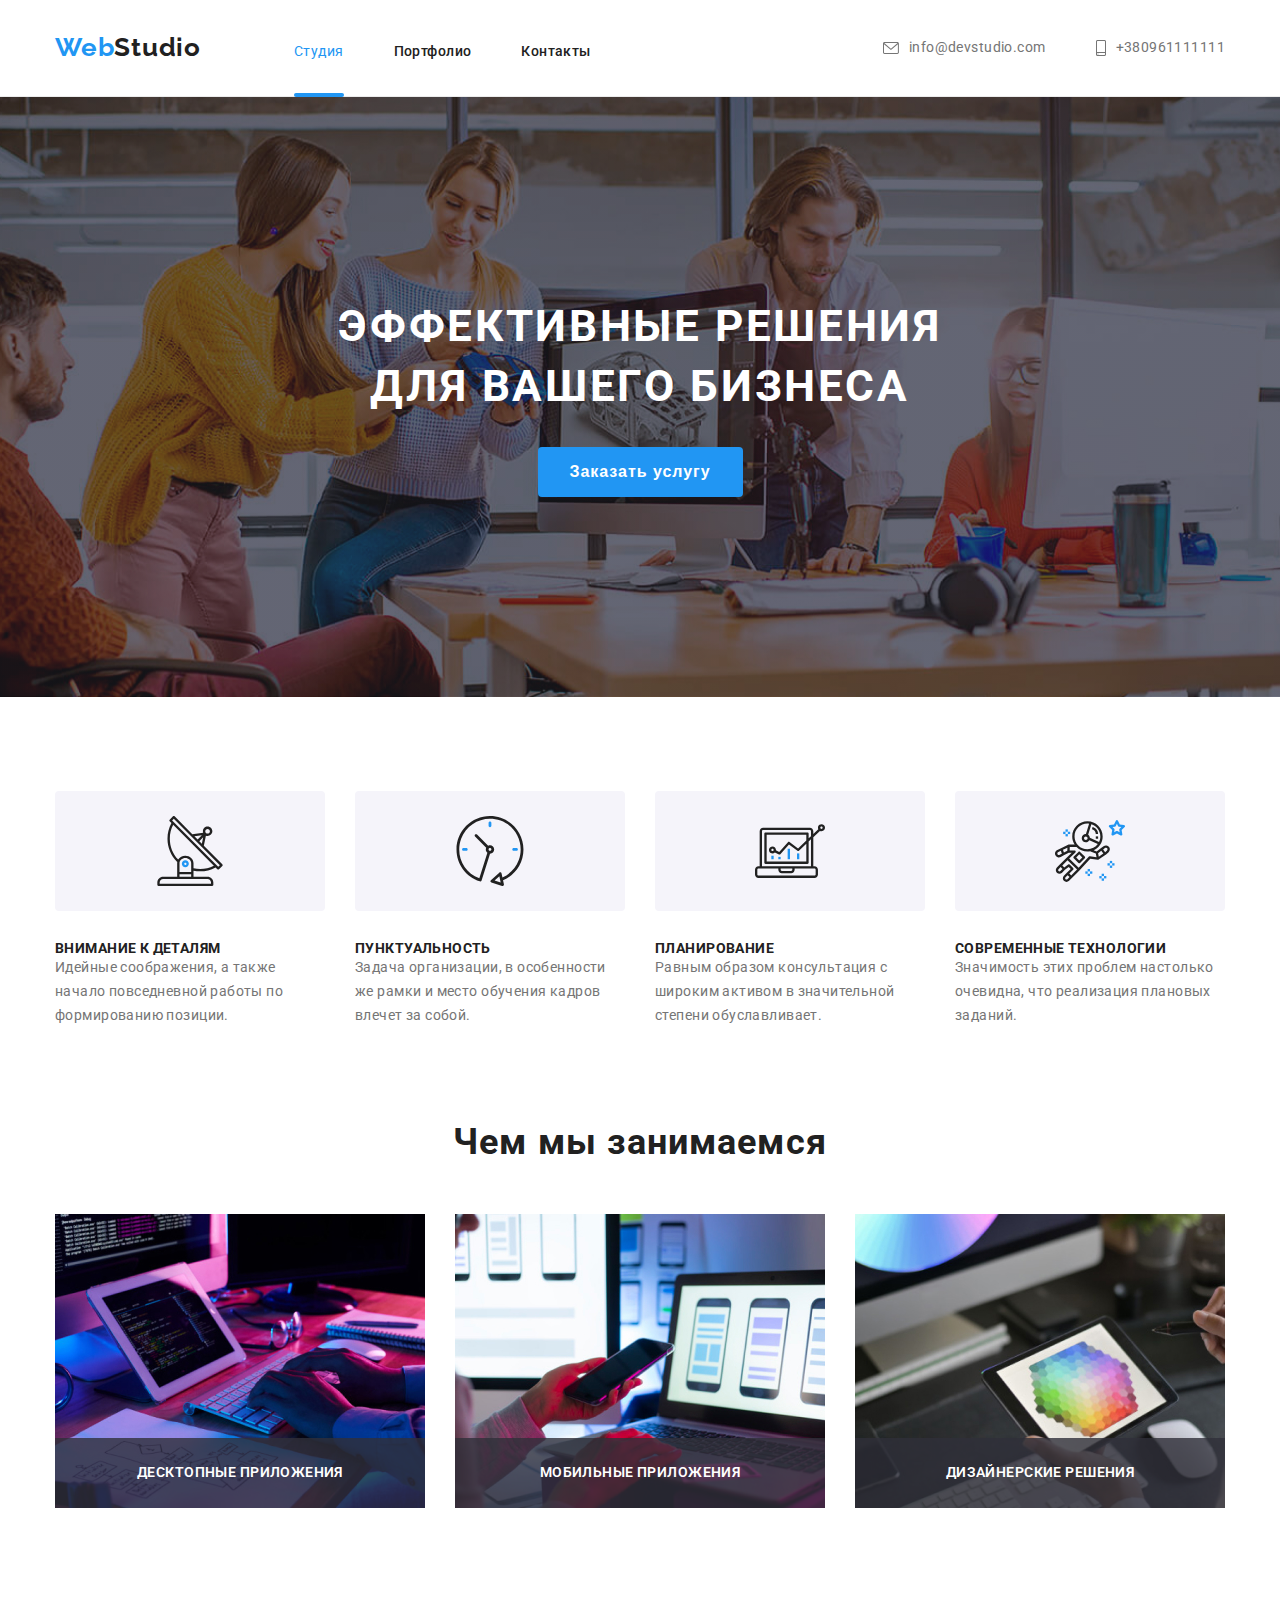
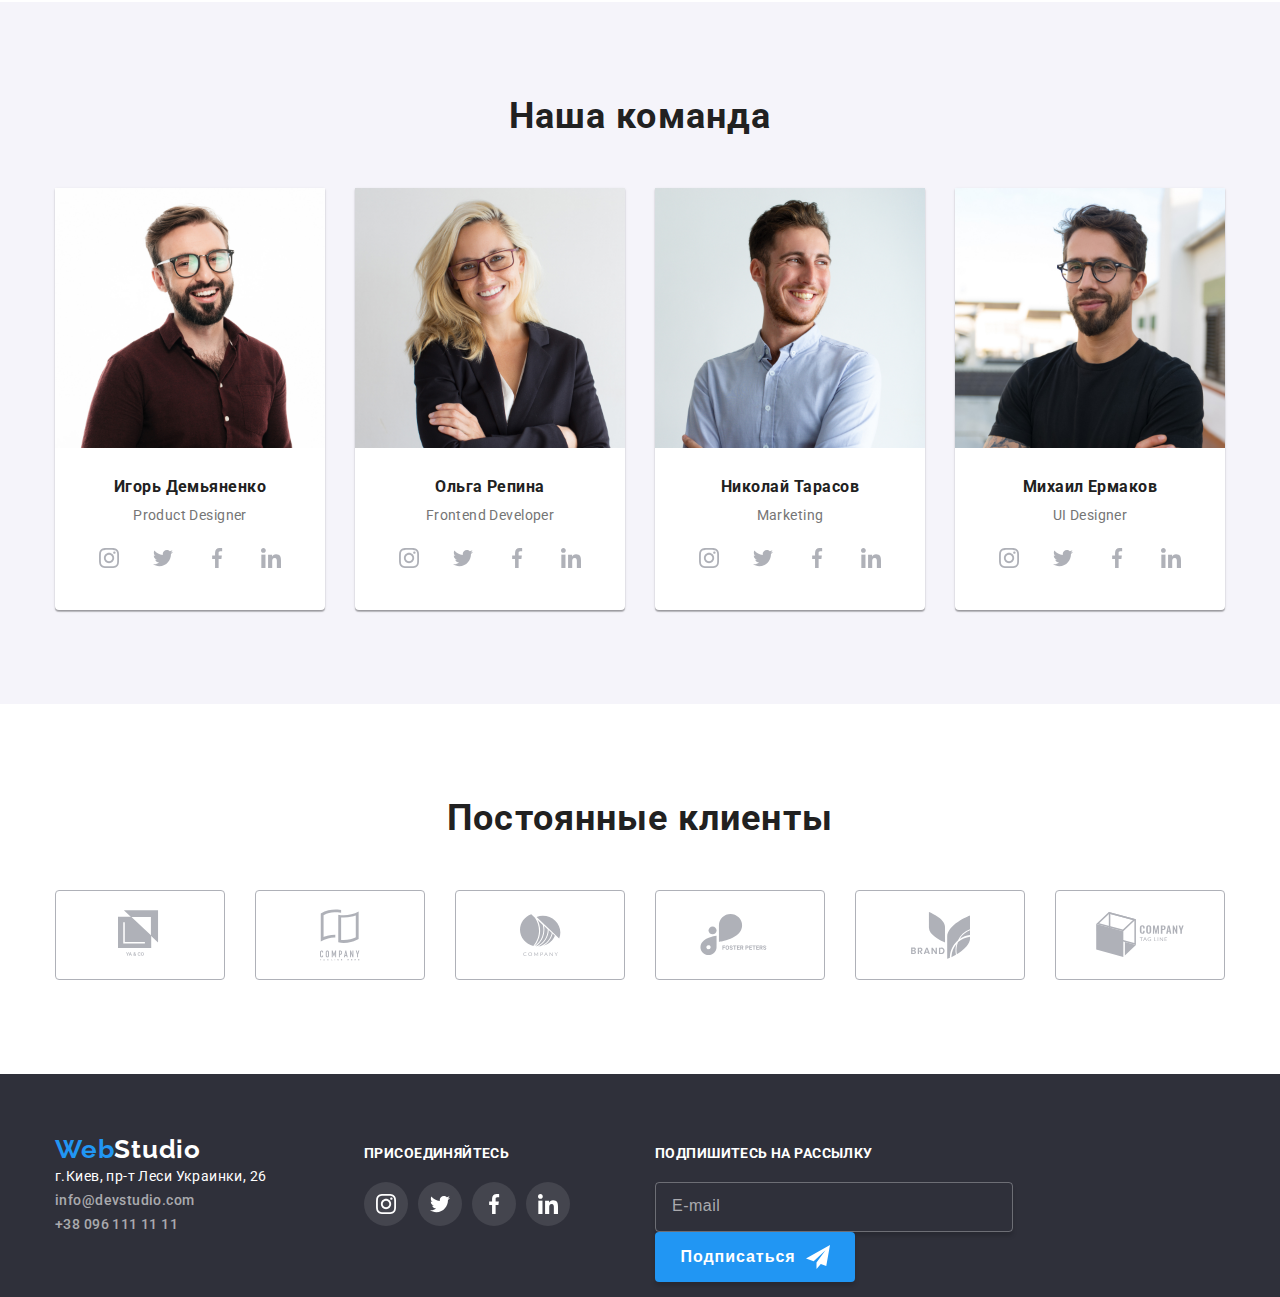
<file: index.html>
<!DOCTYPE html>
<html lang="ru"> 
<head>      
<meta charset="UTF-8">
<meta name="viewport" content="width=device-width, initial-scale=1.0"/>
<title>Studio</title>
<link rel="preconnect" href="https://fonts.gstatic.com">
<link href="https://fonts.googleapis.com/css2?family=Raleway:wght@700&family=Roboto:wght@400;500;700;900&display=swap"
    rel="stylesheet" />
<link href="https://cdnjs.cloudflare.com/ajax/libs/modern-normalize/0.1.0/modern-normalize.css">
<link rel="stylesheet" href="./css/styles.css"/>
</head>
<body>
    <!--Шапка сайта-->
<header class="page-header">
<div class="container">   
<nav class="nav">
<a class="logo" href="/">
 <span class="logo-blue">Web</span>Studio
</a>
<ul class="menu list">
    <li class="menu-item" ><a href="./index.html" class="menu-link-current">Студия</a></li>
    <li class="menu-item" ><a href="./portfolio.html" class="menu-link">Портфолио</a></li>
    <li class="menu-item" ><a href="" class="menu-link">Контакты</a></li>
</ul>
</nav>
<!--Список с почтой и номером телефона-->
<ul class="contacts list">
    <li class="contacts-item">
        <a class="link contacts-e" href="mailto:info@devstudio.com">
<svg class="envelope-icon" width="16" height="12">
<use href="./images/icons/sprite.svg#icon-envelope"></use>    
</svg>  info@devstudio.com</a></li>

    <li class="contacts-item">
        <a class="link contacts-s" href="tel:+380961111111">
 <svg class="smartphone-icon" width="10" height="16">
 <use href="./images/icons/sprite.svg#icon-smartphone"></use>     
 </svg>   +380961111111 </a> </li>
</ul>
</div>    
</header>
<main>
<!-- Блок Герой-->
    <section class="hero">
<div class="container">
<h1 class="page-title" >Эффективные решения для вашего бизнеса</h1>
<button data-modal-open class="hero-button" type="button">Заказать услугу</button>
      </div> 
    </section>
<!--Секция"Особенности"-->
<section class="features">
    <div class="container">
<ul class="list main-block">
    <li class="block-item">
        <div class="block-icons">
     <svg class="antenna" width="70" height="70">
     <use href="./images/icons/sprite.svg#icon-antenna">
    </use>   
     </svg>       
        </div>
        <h3 class="section-features">Внимание к деталям</h3>
        <p class="text-features">Идейные соображения, а также начало повседневной работы по формированию позиции.</p>
    </li>
  <li class="block-item">
    <div class="block-icons">
 <svg class="clock" width="70" height="70">
 <use href="./images/icons/sprite.svg#icon-clock">
</use>    
 </svg>       
    </div>  
      <h3 class="section-features">Пунктуальность</h3>
      <p class="text-features">Задача организации, в особенности же рамки и место обучения кадров влечет за собой.</p>
  </li>
  <li class="block-item">
      <div class="block-icons">
<svg class="diagram" width="70" height="70">
<use href="./images/icons/sprite.svg#icon-diagram"></use>    
</svg>          
      </div>
      <h3 class="section-features">Планирование</h3>
      <p class="text-features">Равным образом консультация с широким активом в значительной степени обуславливает.</p>
  </li>
  <liv class="block-item">
      <div class="block-icons">
<svg class="astronaut" width="70" height="70">
<use href="./images/icons/sprite.svg#icon-astronaut"></use>    
</svg>
 </div>
      <h3 class="section-features">Современные технологии</h3>
      <p class="text-features">Значимость этих проблем настолько очевидна, что реализация плановых заданий.</p>
  </li>  
</ul>
</div>
</section>
<!--Секция "Чем мы занимаемся"-->
<section class="section-what-we-do">
    <div class="container" >
  <h2 class="section-title">Чем мы занимаемся</h2>
<ul class="list what-we-do ">
    <li class="what-we-do-item"><div class="what-we-do-thumb">
<img src="./images/box1.jpg" alt="Работа за компьютером" width="370">
<div class="what-we-do-name"><p class="what-we-do-text">Десктопные приложения</p></div>
</div></li>
    <li class="what-we-do-item">
<div class="what-we-do-thumb"><img src="./images/box2.jpg" alt="Работа за компьютером" width="370">
    <div class="what-we-do-name"><p class="what-we-do-text">Мобильные приложения</p></div>
</div></li>
    <li class="what-we-do-item">
<div class="what-we-do-thumb"><img src="./images/box3.jpg" alt="Работа с цветом" width="370">
    <div class="what-we-do-name"><p class="what-we-do-text">Дизайнерские решения</p></div>
</div></li>
</ul>
</div>
</section>
<!--Секция "Наша Команда"-->
<section class="section-team">
    <div class="container-team">
    <h2 class="section-title">Наша команда</h2>
    <ul class="list card-set team-list">
    <li class=" item team-item"><img src="./images/img copy.jpg" alt="Игорь Демьяненко Product Designer" width="270">
           <div class="card-background"><h3 class="team-item-name">Игорь Демьяненко</h3><p class="team-item-position">Product Designer</p>
<ul class="list social-icons">
    <li class="social-icons-item">
        <a href="#" class="social-icons-link">
            <svg class="social-icons-svg">
                <use href="./images/icons/sprite.svg#icon-instagram"></use>
            </svg>
        </a>
    </li>
    <li class="social-icons-item">
        <a href="#" class="social-icons-link">
            <svg class="social-icons-svg">
                <use href="./images/icons/sprite.svg#icon-twitter"></use>
            </svg>
        </a>
    </li>
    <li class="social-icons-item">
        <a href="#" class="social-icons-link">
            <svg class="social-icons-svg">
                <use href="./images/icons/sprite.svg#icon-facebook"></use>
            </svg>
        </a>
    </li>
    <li class="social-icons-item">
        <a href="#" class="social-icons-link">
            <svg class="social-icons-svg">
                <use href="./images/icons/sprite.svg#icon-linkedin"></use>
            </svg>
        </a>
    </li>
</ul>
        </div>
        </li>
     <li class=" item team-item"><img src="./images/img2 copy.jpg" alt="Ольга Репина Frontend Developer" width="270">
        <div class="card-background"><h3 class="team-item-name">Ольга Репина</h3><p class="team-item-position">Frontend Developer</p>
        <ul class="list social-icons">
            <li class="social-icons-item">
                <a href="#" class="social-icons-link">
                    <svg class="social-icons-svg">
                        <use href="./images/icons/sprite.svg#icon-instagram"></use>
                    </svg>
                </a>
            </li>
            <li class="social-icons-item">
                <a href="#" class="social-icons-link">
                    <svg class="social-icons-svg">
                        <use href="./images/icons/sprite.svg#icon-twitter"></use>
                    </svg>
                </a>
            </li>
            <li class="social-icons-item">
                <a href="#" class="social-icons-link">
                    <svg class="social-icons-svg">
                        <use href="./images/icons/sprite.svg#icon-facebook"></use>
                    </svg>
                </a>
            </li>
            <li class="social-icons-item">
                <a href="#" class="social-icons-link">
                    <svg class="social-icons-svg">
                        <use href="./images/icons/sprite.svg#icon-linkedin"></use>
                    </svg>
                </a>
            </li>
        </ul>
        </div></li>
     <li class=" item team-item"><img src="./images/img3 copy.jpg" alt="Николай Тарасов Marketing" width="270">
<div class="card-background"><h3 class="team-item-name">Николай Тарасов</h3><p class="team-item-position">Marketing</p>
<ul class="list social-icons">
    <li class="social-icons-item">
        <a href="#" class="social-icons-link">
            <svg class="social-icons-svg">
                <use href="./images/icons/sprite.svg#icon-instagram"></use>
            </svg>
        </a>
    </li>
    <li class="social-icons-item">
        <a href="#" class="social-icons-link">
            <svg class="social-icons-svg">
                <use href="./images/icons/sprite.svg#icon-twitter"></use>
            </svg>
        </a>
    </li>
    <li class="social-icons-item">
        <a href="#" class="social-icons-link">
            <svg class="social-icons-svg">
                <use href="./images/icons/sprite.svg#icon-facebook"></use>
            </svg>
        </a>
    </li>
    <li class="social-icons-item">
        <a href="#" class="social-icons-link">
            <svg class="social-icons-svg">
                <use href="./images/icons/sprite.svg#icon-linkedin"></use>
            </svg>
        </a>
    </li>
</ul>
</div></li>
    <li class="item team-item"><img src="./images/img4 copy.jpg" alt="Михаил Ермаков UI Designer" width="270">
    <div class="card-background"><h3 class="team-item-name">Михаил Ермаков</h3><p class="team-item-position">UI Designer</p>
    <ul class="list social-icons">
        <li class="social-icons-item">
            <a href="#" class="social-icons-link">
                <svg class="social-icons-svg">
                    <use href="./images/icons/sprite.svg#icon-instagram"></use>
                </svg>
            </a>
        </li>
        <li class="social-icons-item">
            <a href="#" class="social-icons-link">
                <svg class="social-icons-svg">
                    <use href="./images/icons/sprite.svg#icon-twitter"></use>
                </svg>
            </a>
        </li>
        <li class="social-icons-item">
            <a href="#" class="social-icons-link">
                <svg class="social-icons-svg">
                    <use href="./images/icons/sprite.svg#icon-facebook"></use>
                </svg>
            </a>
        </li>
        <li class="social-icons-item">
            <a href="#" class="social-icons-link">
                <svg class="social-icons-svg">
                    <use href="./images/icons/sprite.svg#icon-linkedin"></use>
                </svg>
            </a>
        </li>
    </ul>
    </div></li>
    </ul>
  </div>  
</section>
<!--Секция"Постоянные клиенты"-->
<section class="section-clients">
<div class="block-clients"><h2 class="title-clients">Постоянные клиенты</h2>  
        <ul class="list logo-clients">
<li class="logo-clients-item"><a href="#" class="logo-clients-icon">
    <svg class="icon-logo" width="44.27" height="49.23">
 <use href="./images/icons/sprite.svg#icon-logo1">
 </use>       
    </svg></a></li>
<li class="logo-clients-item"><a href="#" class="logo-clients-icon">
<svg class="icon-logo" width="40" height="52"> <use href="./images/icons/sprite.svg#icon-logo2"></use></svg></a></li>
<li class="logo-clients-item"><a href="#" class="logo-clients-icon">
<svg class="icon-logo" width="41" height="42.6"><use href="./images/icons/sprite.svg#icon-logo3"></use></svg>    
</a></li>
<li class="logo-clients-item"><a href="#" class="logo-clients-icon">
<svg class="icon-logo" width="79.66" height="42.02"><use href="./images/icons/sprite.svg#icon-logo4">
</use></svg>
</a></li>
<li class="logo-clients-item"><a href="#" class="logo-clients-icon">
<svg class="icon-logo" width="59" height="47">
<use href="./images/icons/sprite.svg#icon-logo5"></use></svg>    
</a></li>
<li class="logo-clients-item"><a href="#" class="logo-clients-icon">
<svg class="icon-logo" width="88.48" height="45.44">
    <use href="./images/icons/sprite.svg#icon-logo6"></use></svg>    
</a></li>
</ul>
</div>
</section>
</main>
<!--Подвал сайта-->
<footer class="section-bottom">
 <div class="container-footer"> 
 <div class="address-footer">         
<a class="logo" href="/">
   <span class="logo-blue">Web</span><span class="logo-white">Studio</span>
</a>
<address>
<ul class="list">
<li><a class="map-link" href="https://goo.gl/maps/qB4iPWVN4ftwvtJb9" target="_blank" rel="noopener noreferrer">
    г.Киев, пр-т Леси Украинки, 26</a></li>    
<li><a class="link-footer" href="mailto:info@devstudio.com">info@devstudio.com</a></li>
<li><a class="link-footer" href="tel:+380961111111">+38 096 111 11 11</a></li>
 </ul>
</address>
</div> 
<div class="socials">
 <h2 class="socials-text">Присоединяйтесь</h2>
 <ul class="list socials-link">
 <li class="socials-item">
     <a href="#" class="socials-around">
     <svg class="socials-icon-svg">
    <use href="./images/icons/sprite.svg#icon-instagramf"></use>
</svg></a>
</li>
 <li class="socials-item">
     <a href="#" class="socials-around">
         <svg class="socials-icon-svg">
    <use href="./images/icons/sprite.svg#icon-twitterf"></use>
</svg></a>
</li>
 <li class="socials-item">
     <a href="#" class="socials-around">
         <svg class="socials-icon-svg">
    <use href="./images/icons/sprite.svg#icon-facebookf"></use>
</svg></a>
</li>
 <li class="socials-item"><a href="#" class="socials-around">
     <svg class="socials-icon-svg">
    <use href="./images/icons/sprite.svg#icon-linkedinf"></use>
</svg></a>
</li>   
 </ul>   
</div>
<div class="subscribe">
<h2 class="subscribe-title">Подпишитесь на рассылку</h2>
<label for="subscribe" class="form-label visually-hidden">Почта</label>
<input type="subscribe" name="subscribe" class="subscribe-input" id="subscribe" placeholder="E-mail">
<button type="submit" class="subscribe-button">
<p class="button-text">Подписаться</p>
<span>
<svg class="send-svg" width="24" height="24"><use href="./images/icons/sprite.svg#icon-send"></use></svg>    
</span>    
</button>
</div>
</div>
</footer>
<!--Модальное окно-->
<div class="backdrop is-hidden" data-modal>
<div class="modal"><button class="modal-button" data-modal-close>
<svg class="icon-close" width="18" height="18"><use href="./images/icons/sprite.svg#icon-close"></use></svg>       
</button>
<div class="form js-speaker-form"><h2 class="modal-title">Оставьте свои данные, мы вам перезвоним</h2>
<div class="form-field"><label class="form-label"> Имя<div class="svg-cont">
    <input type="text" name="name" class="form-input" autofocus>
<svg class="icon-form" width="18" height="18"><use href="./images/icons/sprite.svg#icon-person"></use></svg></div></label></div>
<div class="form-field"><label class="form-label">Телефон <div class="svg-cont">
<input type="tel" name="tel" class="form-input">
<svg class="icon-form" width="18" height="18"><use href="./images/icons/sprite.svg#icon-phone"></use></svg></div></label></div>
<div class="form-field"><label class="form-label">Почта <div class="svg-cont">
<input type="email" name="email" class="form-input">
<svg class="icon-form" width="18" height="18"><use href="./images/icons/sprite.svg#icon-email"></use></svg>
</div></label></div>
<div class="form-field comment"><label class="form-label">Комментарий 
<textarea name="comment" class="form-comment" placeholder="Введите текст"></textarea></label></div>
<div class="form-field"><label class="form-policy">
<input type="checkbox" name="policy" class="checkbox visually-hidden">
<span class="icon"></span>Соглашаюсь с рассылкой и принимаю<a href="#" class="policy-link">Условия договора</a></label></div>
<button type="submit" class="submit-button">Отправить</button>
</div>
</div>    
</div>
<script>(() => {
        document.querySelector('.js-speaker-form').addEventListener('submit', e => {
            e.preventDefault();

            new FormData(e.currentTarget).forEach((value, name) =>
                console.log(`${name}: ${value}`),
            );
        });
    })();</script>
<script src="./js/modal.js"></script>
</body>
</html>
</file>
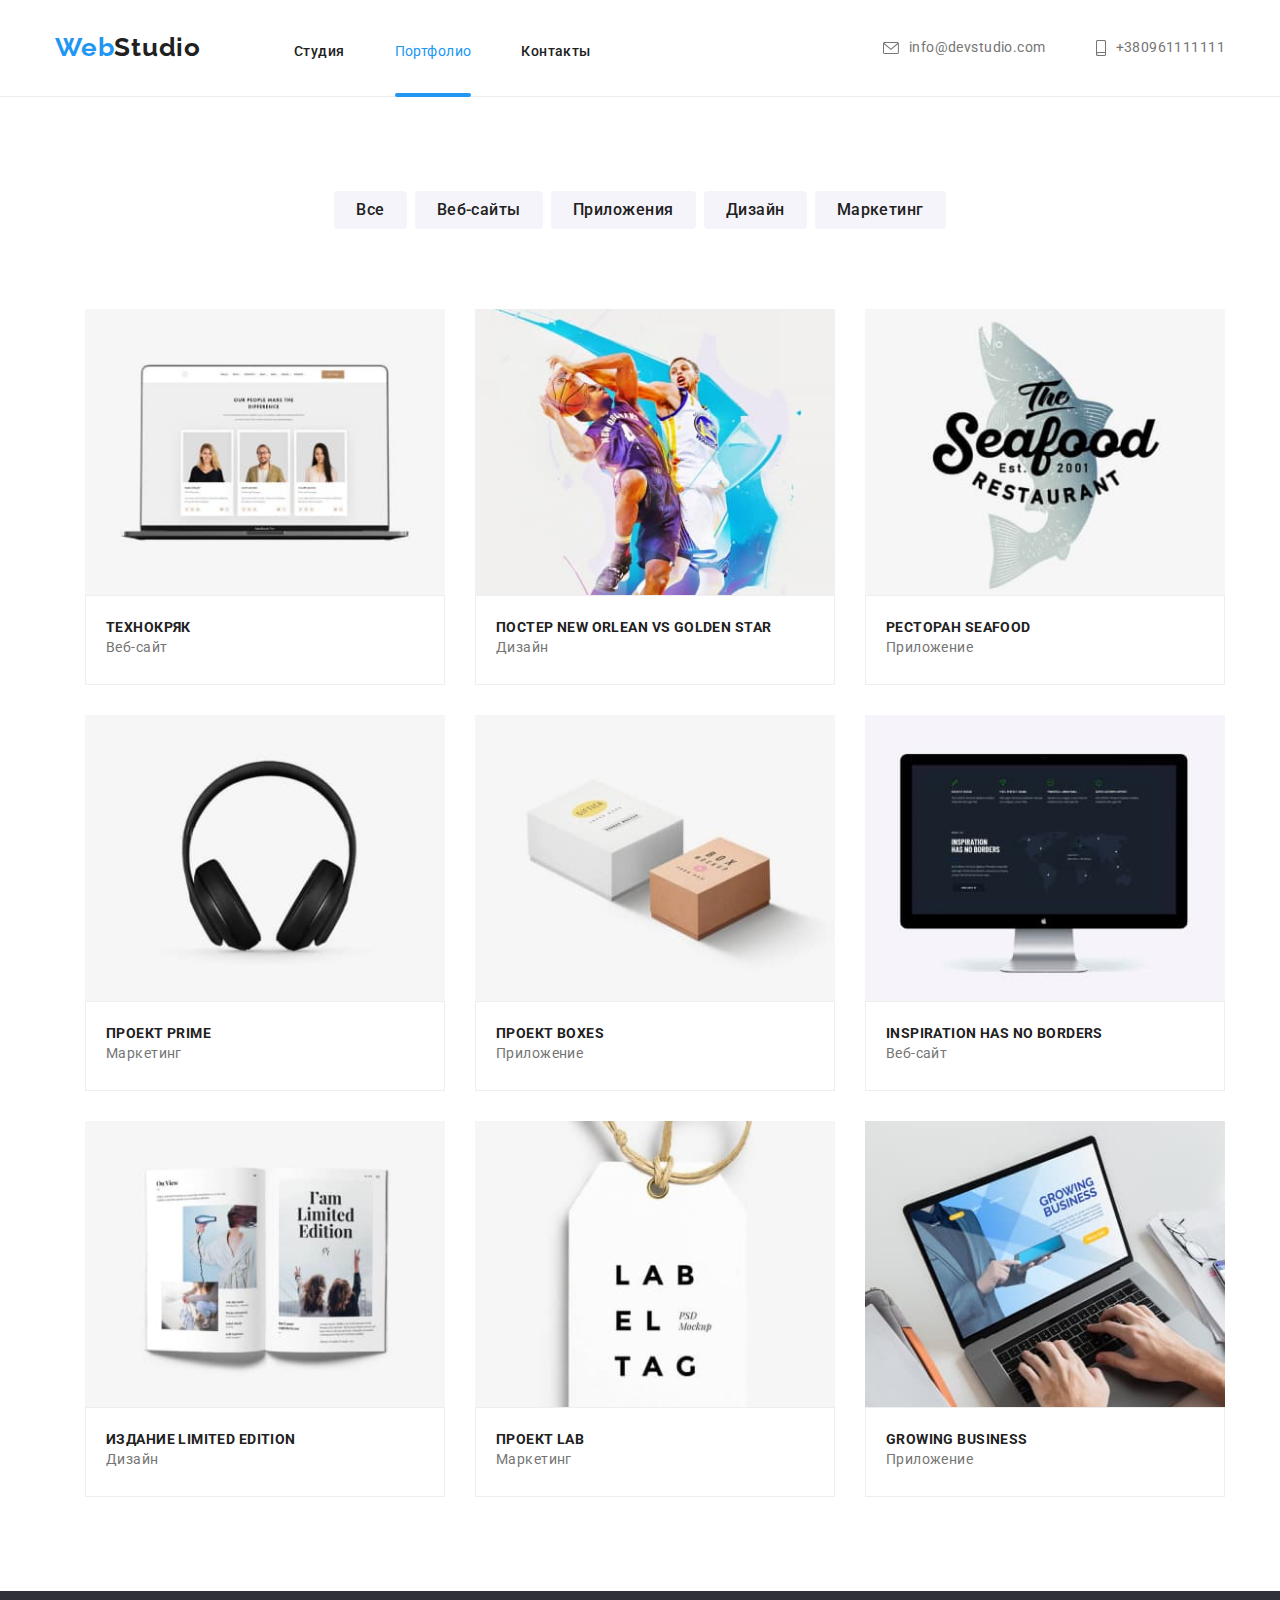
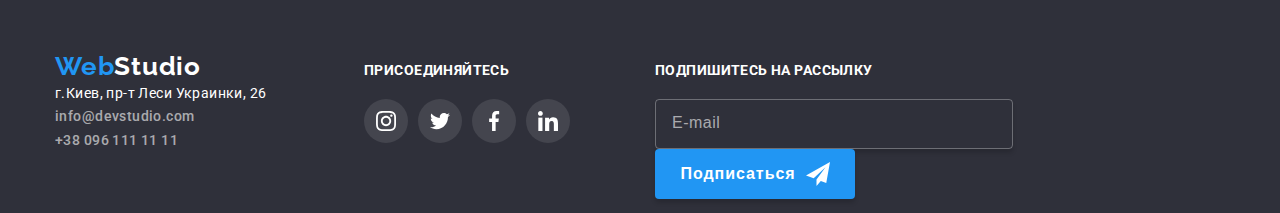
<file: portfolio.html>
<!DOCTYPE html>
<html lang="ru">
<head>
    <meta charset="UTF-8">
    <meta http-equiv="X-UA-Compatible" content="IE=edge">
    <meta name="viewport" content="width=device-width, initial-scale=1.0">
    <title>Portfolio</title>
    <link rel="preconnect" href="https://fonts.gstatic.com">
<link href="https://fonts.googleapis.com/css2?family=Raleway:wght@700&family=Roboto:wght@400;500;700;900&display=swap" 
rel="stylesheet"/>
    <link href="https://cdnjs.cloudflare.com/ajax/libs/modern-normalize/0.1.0/modern-normalize.css">
  <link rel="stylesheet" href="./css/styles.css"/>  
</head>
<body>
<!--Шапка сайта-->
<header class="page-header">
    <div class="container">
    <nav class="nav">
        <a class="logo" href="/">
           <span class="logo-blue">Web</span>Studio
        </a>
        <ul class="menu list">
            <li class="menu-item"><a href="./index.html" class="menu-link">Студия</a></li>
            <li class="menu-item"><a href="./portfolio.html" class="menu-link-current">Портфолио</a></li>
            <li class="menu-item"><a href="" class="menu-link">Контакты</a></li>
        </ul>
    </nav>
    <!--Список с почтой и номером телефона-->
    <ul class="contacts list">
        <li class="contacts-item"><a class="link contacts-e" href="mailto:info@devstudio.com">
<svg class="envelope-icon" width="16" height="12">
    <use href="./images/icons/sprite.svg#icon-envelope">
        <symbol id="icon-envelope" viewBox="0 0 43 32">
            <path fill="#757575" style="fill: var(--color3, #757575)"
                d="M38.667 0h-34.667c-2.206 0-4 1.794-4 4v24c0 2.206 1.794 4 4 4h34.667c2.206 0 4-1.794 4-4v-24c0-2.206-1.794-4-4-4zM38.667 2.667c0.181 0 0.353 0.038 0.511 0.103l-17.844 15.466-17.844-15.466c0.151-0.065 0.327-0.103 0.511-0.103h34.667zM38.667 29.333h-34.667c-0.736-0.001-1.332-0.597-1.333-1.333v-22.413l17.793 15.421c0.233 0.202 0.539 0.326 0.874 0.326s0.641-0.123 0.876-0.327l-0.002 0.001 17.793-15.421v22.413c0 0.736-0.598 1.333-1.333 1.333z">
            </path>
        </symbol>
    </use>
</svg> info@devstudio.com</a></li>
        <li class="contacts-item"><a class="link contacts-s" href="tel:+380961111111">
<svg class="smartphone-icon" width="10" height="16">
    <use href="./images/icons/sprite.svg#icon-smartphone">
        <symbol id="icon-smartphone" viewBox="0 0 20 32">
            <path fill="#757575" style="fill: var(--color3, #757575)"
                d="M17 0h-14c-1.654 0-3 1.346-3 3v26c0 1.654 1.346 3 3 3h14c1.654 0 3-1.346 3-3v-26c0-1.654-1.346-3-3-3zM3 2h14c0.552 0 1 0.448 1 1v0 21h-16v-21c0-0.552 0.448-1 1-1v0zM17 30h-14c-0.552 0-1-0.448-1-1v0-3h16v3c0 0.552-0.448 1-1 1v0z">
            </path>
            <path fill="#757575" style="fill: var(--color3, #757575)"
                d="M4.707 27.478c0.391 0.365 0.391 0.956 0 1.321s-1.024 0.365-1.414 0c-0.391-0.365-0.391-0.956 0-1.321s1.024-0.365 1.414 0z">
            </path>
        </symbol>
    </use>
</svg> +380961111111 </a></li>
    </ul>
  </div>  
</header>
<main>
  <!--Секция фильтр с кнопками-->
  <section class="section-portfolio"> 
 <div class="container">   
<ul class="list button-list">
    <li class="filters-item"><button class="button" type="button">Все</button></li>
    <li class="filters-item"><button class="button" type="button">Веб-сайты</button></li>
    <li class="filters-item"><button class="button" type="button">Приложения</button></li>
    <li class="filters-item"><button class="button" type="button">Дизайн</button></li>
    <li class="filters-item"><button class="button" type="button">Маркетинг</button></li>
</ul>
<!--Секция Портфолио-->
<ul class="list card-set">
    <li class="card-set-item"><article class="card"><a href="" class="card-link">
<div class="card-thumb"><img src="./images/img.jpg" alt="Веб-сайт Технокряк" width="370">
<div class="card-thumb-text"><p class="text">Технокряк это современная площадка распостранения коронавируса.
Компании используют эту платформу для цифрового шпионажа
 и атак на защищенные сервера конкурентов.</p></div></div> 
        <div class="container-background">
            <h3 class="section-features">Технокряк</h3>
            <p class="text-features">Веб-сайт</p>
        </div>        
</a>        
</article>        
    </li>
    <li class="card-set-item"><article class="card"><a href="" class="card-link">
<div class="card-thumb"><img src="./images/img2.jpg"
                alt="Дизайн для постера New Orlean vs Golden Star" width="370">
<div class="card-thumb-text"><p class="text">Технокряк это современная площадка распостранения коронавируса.
Компании используют эту платформу для цифрового шпионажа
и атак на защищенные сервера конкурентов.</p></div></div>               
            <div class="container-background">
                <h3 class="section-features">Постер New Orlean vs Golden Star</h3>
                <p class="text-features">Дизайн</p>
                        
</div>            
</a>            
</article>            
    </li>
    <li class="card-set-item"><article class="card"><a href="" class="card-link">
 <div class="card-thumb"><img src="./images/img3.jpg" alt="Приложение для ресторана Seafood" width="370">
<div class="card-thumb-text"><p class="text">Технокряк это современная площадка распостранения коронавируса.
Компании используют эту платформу для цифрового шпионажа
и атак на защищенные сервера конкурентов.</p></div></div>    
        <div class="container-background">
            <h3 class="section-features">Ресторан Seafood</h3>
            <p class="text-features">Приложение</p>      
</div>        
</a>        
</article>        
    </li>
    <li class="card-set-item"><article class="card"><a href="" class="card-link"><div class="card-thumb">
<img src="./images/img4.jpg" alt="Маркетинг для проекта Prime"width="370">
<div class="card-thumb-text"><p class="text">Технокряк это современная площадка распостранения коронавируса.
Компании используют эту платформу для цифрового шпионажа
и атак на защищенные сервера конкурентов.</p></div>
</div>        
<div class="container-background">
            <h3 class="section-features">Проект Prime</h3>
            <p class="text-features">Маркетинг</p>
        </div>
</a>        
</article>        
    </li>
    <li class="card-set-item"><article class="card"><a href="" class="card-link">
<div class="card-thumb"><img src="./images/img1.jpg" alt="Приложение для проекта Boxes" width="370">
    <div class="card-thumb-text"><p class="text">Технокряк это современная площадка распостранения коронавируса.
    Компании используют эту платформу для цифрового шпионажа
    и атак на защищенные сервера конкурентов.</p></div>
</div>
            <div class="container-background">
                <h3 class="section-features">Проект Boxes</h3>
                <p class="text-features">Приложение</p>
            </div>
</a>            
</article>            
    </li>
 <li class="card-set-item"><article class="card"><a href="" class="card-link"> 
<div class="card-thumb"><img src="./images/img5.jpg" alt="Веб-сайт Inspiration has no Borders" width="370">
<div class="card-thumb-text"><p class="text">Технокряк это современная площадка распостранения коронавируса.
Компании используют эту платформу для цифрового шпионажа
и атак на защищенные сервера конкурентов.</p></div>    
</div>
<div class="container-background">
<h3 class="section-features">Inspiration has no Borders</h3>
<p class="text-features">Веб-сайт</p></div>
</a>
</article>       
    </li>
    <li class="card-set-item"><article class="card"><a href="" class="card-link">
<div class="card-thumb"><img src="./images/img6.jpg" alt="Дизайн для издания Limited Edition " width="370">
<div class="card-thumb-text"><p class="text">Технокряк это современная площадка распостранения коронавируса.
Компании используют эту платформу для цифрового шпионажа
и атак на защищенные сервера конкурентов.</p></div>    
</div>
<div class="container-background">
<h3 class="section-features">Издание Limited Edition</h3>
<p class="text-features">Дизайн</p></div>
</a>
</article>
    </li>
    <li class="card-set-item"><article class="card"><a href="" class="card-link">
<div class="card-thumb"><img src="./images/img7.jpg" alt="Маркетинг для проекта LAB" width="370">
<div class="card-thumb-text"><p class="text">Технокряк это современная площадка распостранения коронавируса.
Компании используют эту платформу для цифрового шпионажа
и атак на защищенные сервера конкурентов.</p></div>    
</div>
 <div class="container-background">
            <h3 class="section-features">Проект LAB</h3>
            <p class="text-features">Маркетинг</p>
        </div>
</a>
</article>        
    </li>
<li class="card-set-item"> <article class="card"><a href="" class="card-link">
<div class="card-thumb"><img src="./images/img8.jpg" alt="Приложение для Growing Business" width="370">
<div class="card-thumb-text"><p class="text">Технокряк это современная площадка распостранения коронавируса.
Компании используют эту платформу для цифрового шпионажа
и атак на защищенные сервера конкурентов.</p></div>    
</div>
    <div class="container-background">
            <h3 class="section-features">Growing Business</h3>
            <p class="text-features">Приложение</p>
        </div>
</a>        
</article>        
    </li>
</ul>
</div>
</section>
</main>
<!--Подвал сайта-->
<footer class="section-bottom">
    <div class="container-footer">
    <div class="address-footer">    
    <a class="logo" href="/">
       <span class="logo-blue">Web</span><span class="logo-white">Studio</span>
    </a>
    <address>
        
        <ul class="list">
            <li><a class="map-link" href="https://goo.gl/maps/qB4iPWVN4ftwvtJb9" target="_blank"
                    rel="noopener noreferrer">
                    г.Киев, пр-т Леси Украинки, 26</a></li>
            <li><a class="link-footer" href="mailto:info@devstudio.com">info@devstudio.com</a></li>
            <li><a class="link-footer" href="tel:+380961111111">+38 096 111 11 11</a></li>
        </ul>
    </address>
 </div>
<div class="socials">
    <h2 class="socials-text">Присоединяйтесь</h2>
    <ul class="list socials-link">
        <li class="socials-item">
            <a href="#" class="socials-around">
                <svg class="socials-icon-svg">
                    <use href="./images/icons/sprite.svg#icon-instagramf"></use>
                </svg></a>
        </li>
        <li class="socials-item">
            <a href="#" class="socials-around">
                <svg class="socials-icon-svg">
                    <use href="./images/icons/sprite.svg#icon-twitterf"></use>
                </svg></a>
        </li>
        <li class="socials-item">
            <a href="#" class="socials-around">
                <svg class="socials-icon-svg">
                    <use href="./images/icons/sprite.svg#icon-facebookf"></use>
                </svg></a>
        </li>
        <li class="socials-item"><a href="#" class="socials-around">
                <svg class="socials-icon-svg">
                    <use href="./images/icons/sprite.svg#icon-linkedinf"></use>
                </svg></a>
        </li>
    </ul>
</div>
<div class="subscribe">
    <h2 class="subscribe-title">Подпишитесь на рассылку</h2>
    <label for="subscribe" class="form-label visually-hidden">Почта</label>
    <input type="subscribe" name="subscribe" class="subscribe-input" id="subscribe" placeholder="E-mail">
    <button type="submit" class="subscribe-button">
        <p class="button-text">Подписаться</p>
        <span>
            <svg class="send-svg" width="24" height="24">
                <use href="./images/icons/sprite.svg#icon-send"></use>
            </svg>
        </span>
    </button>
</div>
    </div>
</footer>
</body>
</html>
</file>
<file: css/styles.css>
:root {
  --main-text-color: #757575;
  --page-title: #ffffff;
  --title-color: #212121;
  --logo-color: #2196f3;
  --section-background: #f5f4fa;
  --accent-color: #2196f3;
  --icon-color: #afb1b8;
  --card-border: #eeeeee;
  --cubic-bezier: cubic-bezier(0.4, 0, 0.2, 1);
  --standard-animation: 250ms cubic-bezier(0.4, 0, 0.2, 1);
  --shadow-card: 0px 1px 1px rgba(0, 0, 0, 0.12),
    0px 4px 4px rgba(0, 0, 0, 0.06), 1px 4px 6px rgba(0, 0, 0, 0.16);
  --back-card: rgba(33, 150, 243, 0.9);
  --shadow-button: 0px 3px 1px rgba(0, 0, 0, 0.1),
    0px 1px 2px rgba(0, 0, 0, 0.08), 0px 2px 2px rgba(0, 0, 0, 0.12);
  --input-placeholder: rgba(117, 117, 117, 0.5);

  --main-font: Roboto, sans-serif;
  --title-font: Roboto, sans-serif;
  --logo-font: Raleway, sans-serif;
}

html {
  box-sizing: border-box;
}

*,
*::before,
*::after {
  box-sizing: inherit;
  margin: 0;
  padding: 0;
}

body {
  font-family: var(--main-font);
  font-size: 14px;
  line-height: 1.71;
  letter-spacing: 0.03em;
  color: var(--main-text-color);
}

h1,
h2,
h3,
p {
  margin-top: 0;
}

img {
  display: block;
  max-width: 100%;
}
.container {
  width: 1200px;
  padding: 0 15px;
  margin-left: auto;
  margin-right: auto;
}

.visually-hidden {
  position: absolute !important;
  clip: rect(1px 1px 1px 1px);
  clip: rect(1px, 1px, 1px, 1px);
  padding: 0 !important;
  border: 0 !important;
  height: 1px !important;
  width: 1px !important;
  overflow: hidden;
}

.page-header {
  border-bottom: 1px solid #ececec;
}

.page-header .container {
  padding-top: 32px;
  padding-bottom: 32px;
  display: flex;
  align-items: center;
}

.nav {
  display: flex;
  align-items: baseline;
  margin-right: auto;
}
.contacts {
  display: flex;
  align-items: center;
  margin-left: 331px;
}

.contacts-e,
.contacts-s {
  display: flex;
  align-items: center;
  text-decoration: none;
  color: var(--main-text-color);
}

.contacts-e:hover,
.contacts-e:focus {
  color: var(--accent-color);
}

.contacts-s:hover,
.contacts-s:focus {
  color: var(--accent-color);
}

.envelope-icon {
  margin-right: 10px;
  fill: currentColor;
}

.smartphone-icon {
  margin-right: 10px;
  fill: currentColor;
}

.smartphone-icon:hover,
.smartphone-icon:focus {
  fill: #2196f3;
}

.contacts-item:nth-child(2) {
  margin-left: 50px;
}

.link {
  color: var(--main-text-color);
  text-decoration: none;
}
.link:hover,
.link:focus {
  color: var(--accent-color);
}

.menu-link {
  display: block;
  color: var(--title-color);
  font-weight: 500;
  text-decoration: none;
  transition-property: color;
  transition-duration: 250ms;
  transition-timing-function: var(--cubic-bezier);
}

.menu-link-current {
  position: relative;
  display: block;
  color: var(--accent-color);
  text-decoration: none;
}

.menu-link-current::after {
  position: absolute;
  bottom: 0;
  content: '';
  display: block;
  width: 100%;
  height: 4px;
  background-color: var(--accent-color);
  border-radius: 2px;
  bottom: -33px;
}

.menu-link:hover,
.menu-link:focus {
  color: var(--accent-color);
}

.menu {
  display: inline-flex;
  justify-content: center;
}

.menu-item:not(:last-child) {
  margin-right: 50px;
}

.link-footer {
  font-style: normal;
  font-weight: 500;
  text-decoration: none;
  color: rgba(255, 255, 255, 0.6);
}
.map-link {
  color: var(--page-title);
  font-style: normal;
  text-decoration: none;
}
.card-set {
  display: flex;
  flex-wrap: wrap;
  padding: 0;
  margin-left: -30px;
  margin-top: -30px;
}

.logo {
  display: block;
  margin-right: 93px;
  font-family: Raleway;
  font-weight: bold;
  font-size: 26px;
  line-height: 1.19;
  letter-spacing: 0.03em;
  color: var(--title-color);
  text-decoration: none;
}

.logo-blue {
  color: var(--accent-color);
}

.logo-white {
  color: var(--page-title);
}

.main-list {
  color: var(--title-color);
}
.list {
  margin: 0;
  padding-left: 0;
  list-style: none;
}
.list-bottom {
  font-weight: normal;
  font-size: 14px;
  line-height: 1.71px;
  letter-spacing: 0.03em;
  color: var(--page-title);
}

.button-list {
  display: flex;
  justify-content: center;
  margin-bottom: 50px;
}

.container-filters {
  margin-left: auto;
  margin-right: auto;
}

.filters-item:not(:last-child) {
  margin-right: 8px;
}

.hero {
  max-width: 1600px;
  padding: 200px 0;
  margin: 0 auto;
  background-color: var(--bg-color);
  background-image: linear-gradient(
      to right,
      rgba(47, 48, 58, 0.4),
      rgba(47, 48, 58, 0.4)
    ),
    url(../images/img9.jpg);
  background-repeat: no-repeat;
  background-position: center;
  background-size: cover;
  text-align: center;
}

.hero-button {
  font-weight: bold;
  font-size: 16px;
  line-height: 1.87;
  text-align: center;
  letter-spacing: 0.06em;
  color: var(--page-title);
  background-color: var(--accent-color);
  display: block;
  margin: 0 auto;
  padding: 10px 32px;
  border-radius: 4px;
  border: transparent;
}

.button {
  padding: 6px 22px;
  border-radius: 4px;
  border: none;
  background-color: #f5f4fa;
  font-family: Roboto;
  font-weight: 500;
  font-size: 16px;
  line-height: 1.62;
  letter-spacing: 0.03em;
  color: var(--title-color);
  cursor: pointer;
  transition-property: color, background-color, box-shadow;
  transition-duration: 250ms;
  transition-timing-function: var(--cubic-bezier);
}

.button:hover,
.button:focus {
  color: var(--page-title);
  background-color: var(--accent-color);
  box-shadow: var(--shadow-button);
}

.page-title {
  max-width: 696px;
  font-family: var(--title-font);
  font-size: 44px;
  line-height: 1.36;
  text-align: center;
  letter-spacing: 0.06em;
  text-transform: uppercase;
  color: var(--page-title);
  margin: 0 auto;
  margin-bottom: 30px;
}

.features {
  padding-top: 94px;
  padding-bottom: 94px;
}

.section-features {
  font-family: Roboto;
  font-weight: bold;
  font-size: 14px;
  line-height: 1.14;
  letter-spacing: 0.03em;
  text-transform: uppercase;
  color: var(--title-color);
}

.main-block {
  display: flex;
  justify-content: center;
}

.block-item:not(:last-child) {
  margin-right: 30px;
}

.block-icons {
  display: flex;
  justify-content: center;
  align-items: center;
  width: 270px;
  height: 120px;
  background-color: #f5f4fa;
  margin-bottom: 30px;
  border-radius: 4px;
}

.section-what-we-do {
  padding-bottom: 94px;
}

.what-we-do {
  display: flex;
  justify-content: center;
}

.what-we-do-item:not(:last-child) {
  margin-right: 30px;
}

.what-we-do-thumb {
  position: relative;
  bottom: 0;
  right: 0;
  width: 100%;
  height: 100%;
}

.what-we-do-name {
  position: absolute;
  bottom: 0;
}

.what-we-do-text {
  width: 370px;
  height: 70px;
  background-color: rgba(47, 48, 58, 0.8);
  display: flex;
  justify-content: center;
  align-items: center;
  font-weight: 600;
  line-height: 1.14;
  text-align: center;
  text-transform: uppercase;
  color: var(--page-title);
}

.section-title {
  margin-bottom: 50px;
  font-family: Roboto;
  font-style: normal;
  font-weight: bold;
  font-size: 36px;
  line-height: 1.16;
  letter-spacing: 0.03em;
  text-align: center;
  color: #212121;
}

.card-background {
  color: var(--page-title);
  padding: 30px 32px;
}

.section-team {
  padding-top: 94px;
  padding-bottom: 94px;
  background-color: var(--section-background);
}

.container-team {
  width: 1200px;
  padding: 0 15px;
  margin: 0 auto;
}

.team-item:not(:last-child) {
  margin-right: 30px;
}

.team-item {
  box-shadow: 0px 1px 3px rgba(0, 0, 0, 0.12), 0px 1px 1px rgba(0, 0, 0, 0.14),
    0px 2px 1px rgba(0, 0, 0, 0.2);
  border-radius: 0px 0px 4px 4px;
  background-color: var(--page-title);
}

.team-item-position {
  font-family: Roboto;
  font-style: normal;
  font-weight: normal;
  font-size: 14px;
  line-height: 1.71;
  letter-spacing: 0.03em;
  text-align: center;
  color: var(--main-text-color);
  margin-bottom: 8px;
}

.team-item-name {
  font-family: var(--title-font);
  font-size: 16px;
  line-height: 1.16;
  letter-spacing: 0.03em;
  text-align: center;
  color: var(--title-color);
  margin-bottom: 8px;
}

.social-icons-item:not(:last-child) {
  margin-right: 10px;
}

.section-clients {
  padding-top: 94px;
  padding-bottom: 94px;
}

.block-clients {
  width: 1200px;
  padding: 0 15px;
  margin: 0 auto;
}

.title-clients {
  font-family: Roboto;
  font-weight: 700;
  font-size: 36px;
  line-height: 1.16;
  letter-spacing: 0.03em;
  text-align: center;
  color: var(--title-color);
  margin-bottom: 50px;
}

.logo-clients {
  display: flex;
}

.logo-clients-item {
  margin-right: 30px;
}

.logo-clients-item:last-child {
  margin-right: 0;
}

.logo-clients-icon {
  width: 170px;
  height: 90px;
  display: flex;
  align-items: center;
  justify-content: center;
  color: var(--icon-color);
  border: 1px solid var(--icon-color);
  border-radius: 4px;
}

.logo-clients-icon:hover,
.logo-clients-icon:focus {
  color: var(--accent-color);
  border-color: var(--accent-color);
}

.icon-logo {
  fill: currentColor;
}

.icon-logo:hover,
.icon-logo:focus {
  fill: currentColor;
}

.social-icons {
  display: flex;
  justify-content: center;
}

.social-icons-link {
  display: flex;
  justify-content: center;
  align-items: center;
  width: 44px;
  height: 44px;
  border-radius: 50%;
  background-color: #ffffff;
  color: #afb1b8;
}

.social-icons-link:hover,
.social-icons-link:focus {
  color: #ffffff;
  background-color: var(--accent-color);
}

.social-icons-svg {
  width: 20px;
  height: 20px;
  fill: currentColor;
}

.section-portfolio {
  padding-top: 94px;
  padding-bottom: 94px;
}

.container-background {
  background-color: var(--page-title);
  padding: 24px 20px;
  border: 1px solid var(--card-border);
}

.text-features {
  color: var(--main-text-color);
}

.card-set-item {
  flex-basis: calc(100% / 3 - 30px);
  margin-left: 30px;
  margin-top: 30px;
}

.card {
  display: flex;
}

.card-link {
  text-decoration: none;
  transition: box-shadow 250ms var(--cubic-bezier);
}

.card-link:hover,
.card-link:focus {
  box-shadow: var(--shadow-card);
}

.card-link:hover .card-thumb-text,
.card-link:focus .card-thumb-text {
  opacity: 0.9;
  transform: translateY(0);
}

.card-thumb {
  position: relative;
  display: flex;
  justify-content: center;
  align-items: center;
  overflow: hidden;
}

.card-thumb-text {
  position: absolute;
  display: flex;
  align-items: center;
  padding-left: 24px;
  padding-right: 24px;
  width: 100%;
  height: 100%;
  background-color: var(--back-card);
  opacity: 0;
  transform: translateY(100%);
  transition-property: transform, opacity;
  transition-duration: 250ms;
  transition-timing-function: var(--cubic-bezier);
  pointer-events: none;
}

.card-thumb-text .text {
  font-family: Roboto;
  font-style: normal;
  font-weight: 400;
  font-size: 18px;
  line-height: 28px;
  letter-spacing: 0.03em;
  color: var(--page-title);
}

.section-bottom {
  background-color: #2f303a;
  padding-top: 60px;
  padding-bottom: 60px;
}

.container-footer {
  display: flex;
  align-items: baseline;
  padding-left: 15px;
  padding-right: 15px;
  margin-left: auto;
  margin-right: auto;
  width: 1200px;
}

.socials {
  display: inline-block;
  margin-left: 70px;
  margin-right: 85px;
}

.socials-text {
  font-family: Roboto;
  font-weight: bold;
  font-size: 14px;
  line-height: 1.14;
  letter-spacing: 0.03em;
  text-transform: uppercase;
  color: var(--page-title);
  margin-bottom: 20px;
}

.socials-link {
  display: flex;
  align-items: baseline;
}

.socials-item:not(:last-child) {
  margin-right: 10px;
}

.socials-around {
  display: flex;
  align-items: center;
  justify-content: center;
  width: 44px;
  height: 44px;
  border-radius: 50%;
  background-color: rgba(255, 255, 255, 0.1);
}
.socials-around:hover,
.socials-around:focus {
  background-color: var(--accent-color);
}

.socials-icon-svg {
  width: 20px;
  height: 20px;
  fill: currentColor;
}

.subscribe {
  display: flex;
  flex-wrap: wrap;
  justify-content: space-between;
  width: 570px;
  height: 86px;
}

.subscribe-title {
  font-weight: bold;
  font-size: 14px;
  line-height: 1.14;
  letter-spacing: 0.03em;
  text-transform: uppercase;
  color: var(--page-title);
  margin-bottom: 20px;
}

.subscribe-input {
  width: 358px;
  height: 50px;
  margin-right: 12px;
  border: 1px solid rgba(255, 255, 255, 0.3);
  border-radius: 4px;
  background-color: transparent;
  box-shadow: 0px 4px 4px rgba(0, 0, 0, 0.15);
  padding: 15px 0 15px 16px;
  color: var(--main-text-color);
}

.subscribe-input::placeholder {
  font-size: 16px;
  line-height: 1.25;
  display: flex;
  align-items: center;
  letter-spacing: 0.03em;
  color: rgba(255, 255, 255, 0.6);
}

.subscribe-button {
  display: flex;
  align-items: center;
  justify-content: center;
  text-align: center;
  min-width: 200px;
  min-height: 50px;
  font-weight: bold;
  font-size: 16px;
  line-height: 1.87;
  letter-spacing: 0.06em;
  color: var(--page-title);
  background-color: var(--accent-color);
  padding: 0;
  border-radius: 4px;
  border-color: transparent;
  box-shadow: 0px 4px 4px rgba(0, 0, 0, 0.15);
  cursor: pointer;
}

.button-text {
  margin-right: 10px;
}

.send-svg {
  display: flex;
  fill: currentColor;
  transition: var(--standard-animation);
}

.backdrop {
  position: fixed;
  top: 0;
  left: 0;
  width: 100%;
  height: 100%;
  background-color: rgba(0, 0, 0, 0.2);
  opacity: 1;
  visibility: visible;
  transition: opacity 1500ms cubic-bezier(0.4, 0, 0.2, 1),
    visibility 1500ms cubic-bezier(0.4, 0, 0.2, 1);
}

.backdrop.is-hidden {
  opacity: 0;
  visibility: hidden;
  pointer-events: none;
}

.modal {
  position: absolute;
  top: 50%;
  left: 50%;
  transform: translate(-50%, -50%) scale(1);
  transition: transform 500ms cubic-bezier(0.4, 0, 0.2, 1);
  width: 528px;
  height: 581px;
  background-color: var(--page-title);
  box-shadow: 0px 1px 3px rgba(0, 0, 0, 0.12), 0px 1px 1px rgba(0, 0, 0, 0.14),
    0px 2px 1px rgba(0, 0, 0, 0.2);
  border-radius: 4px;
  max-height: 100vh;
  margin-left: auto;
  margin-right: auto;
  padding: 40px;
}

.modal-button {
  position: absolute;
  top: 8px;
  right: 8px;
  display: flex;
  justify-content: center;
  align-items: center;
  width: 30px;
  height: 30px;
  background-color: transparent;
  border: 1px solid rgba(0, 0, 0, 0.1);
  border-radius: 50%;
}

.icon-close {
  transition: fill 250ms var(--cubic-bezier);
}

.modal-button:hover .icon-close,
.modal-button:focus .icon-close {
  fill: var(--accent-color);
}

.modal-title {
  font-weight: 700;
  font-size: 20px;
  line-height: 1.15;
  text-align: center;
  color: var(--title-color);
  margin-bottom: 12px;
}

.form-field {
  position: relative;
  display: flex;
  text-align: left;
  flex-direction: column;
  font-size: 12px;
  line-height: 1.16;
  letter-spacing: 0.01em;
  margin-bottom: 10px;
}

.form-label {
  font-weight: 400;
  font-size: 12px;
  line-height: 1.17;
  letter-spacing: 0.01em;
  color: var(--main-text-color);
  position: relative;
  display: flex;
  flex-direction: column;
  justify-content: space-between;
}

.form-label .input {
  margin-top: 4px;
  margin-bottom: 10px;
  padding-left: 42px;
  width: 448px;
  height: 40px;
  border: 1px solid rgba(33, 33, 33, 0.2);
  border-radius: 4px;
  outline: none;
  transition: border-color 250ms cubic-bezier(0.4, 0, 0.2, 1);
}

.form-label + .input:focus {
  fill: var(--accent-color);
}

.svg-cont {
  position: relative;
  margin-top: 4px;
}

.form-input {
  display: flex;
  align-items: center;
  width: 100%;
  height: 40px;
  border: 1px solid rgba(117, 117, 117, 0.5);
  box-sizing: border-box;
  border-radius: 4px;
  padding-left: 42px;
  transition: border var(--standard-animation);
}

.icon-form {
  fill: currentColor;
  position: absolute;
  display: block;
  top: 50%;
  left: 12px;
  transform: translateY(-50%);
  transition: fill var(--standard-animation);
}

.form-input:focus + .icon-form {
  fill: var(--accent-color);
}

.form-input {
  outline: none;
}

.form-comment {
  position: relative;
  width: 100%;
  height: 120px;
  border: 1px solid rgba(33, 33, 33, 0.2);
  box-sizing: border-box;
  border-radius: 4px;
  padding: 12px 16px;
  margin-top: 4px;
  transition: border var(--standard-animation);
  resize: none;
}

.input,
textarea {
  outline: none;
}

input:focus,
textarea:focus {
  border: 1px solid var(--accent-color);
}

.textarea::placeholder {
  color: var(--input-placeholder);
}

.form-policy {
  position: relative;
  display: flex;
  justify-content: space-evenly;
  align-items: center;
  font-size: 14px;
  line-height: 1.71;
  margin-bottom: 20px;
}

.policy-link {
  display: inline-block;
  color: var(--accent-color);
}

.icon {
  position: relative;
  display: inline-block;
  width: 16px;
  height: 16px;
  border: 2px solid var(--title-color);
  border-radius: 2px;
}

.checkbox:checked + .icon {
  background-image: url(../images/icons/svg/icon-check.svg);
  background-repeat: no-repeat;
  background-color: var(--accent-color);
  background-position: center;
  background-size: contain;
  border-color: var(--accent-color);
  background-origin: border-box;
}

.checkbox:focus-within + .icon {
  border-color: var(--accent-color);
}

.submit-button {
  display: inline-flex;
  align-items: center;
  justify-content: center;
  text-align: center;
  min-width: 200px;
  min-height: 50px;
  font-weight: bold;
  font-size: 16px;
  line-height: 1.87;
  letter-spacing: 0.06em;
  color: var(--page-title);
  background-color: var(--accent-color);
  padding: 0;
  margin-right: 124px;
  margin-left: 124px;
  border-radius: 4px;
  border-color: transparent;
  box-shadow: 0px 4px 4px rgba(0, 0, 0, 0.15);
  cursor: pointer;
}
</file>
